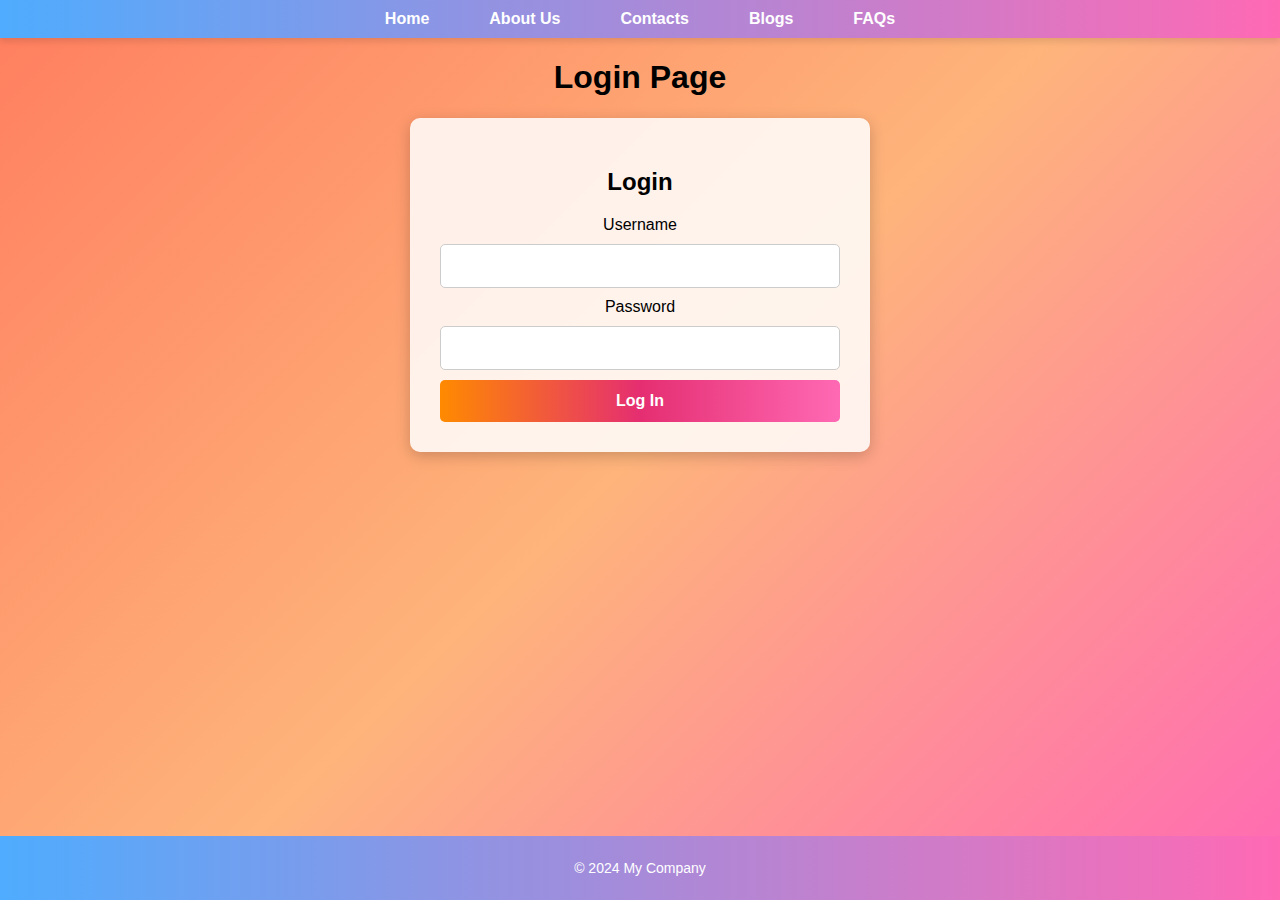
<file: index.html>
<!DOCTYPE html>
<html lang="en">
<head>
    <meta charset="UTF-8">
    <meta name="viewport" content="width=device-width, initial-scale=1.0">
    <title>Login</title>
    <link rel="stylesheet" href="style.css">
</head>
<body>
    <nav>
        <ul>
            <li><a href="index.html">Home</a></li>
            <li><a href="aboutus.html">About Us</a></li>
            <li><a href="contacts.html">Contacts</a></li>
            <li><a href="blogs.html">Blogs</a></li>
            <li><a href="faqs.html">FAQs</a></li>
        </ul>
    </nav>
    <header>
        <h1>Login Page</h1>
    </header>
    <div class="login-container">
        <form class="login-form">
            <h2>Login</h2>
            <div class="form-group">
                <label for="username">Username</label>
                <input type="text" id="username" name="username" required>
            </div>
            <div class="form-group">
                <label for="password">Password</label>
                <input type="password" id="password" name="password" required>
            </div>
            <button type="submit">Log In</button>
        </form>
    </div>
    <footer>
        <p>&copy; 2024 My Company</p>
    </footer>
    <script src="main.js"></script>
</body>
</html>
</file>
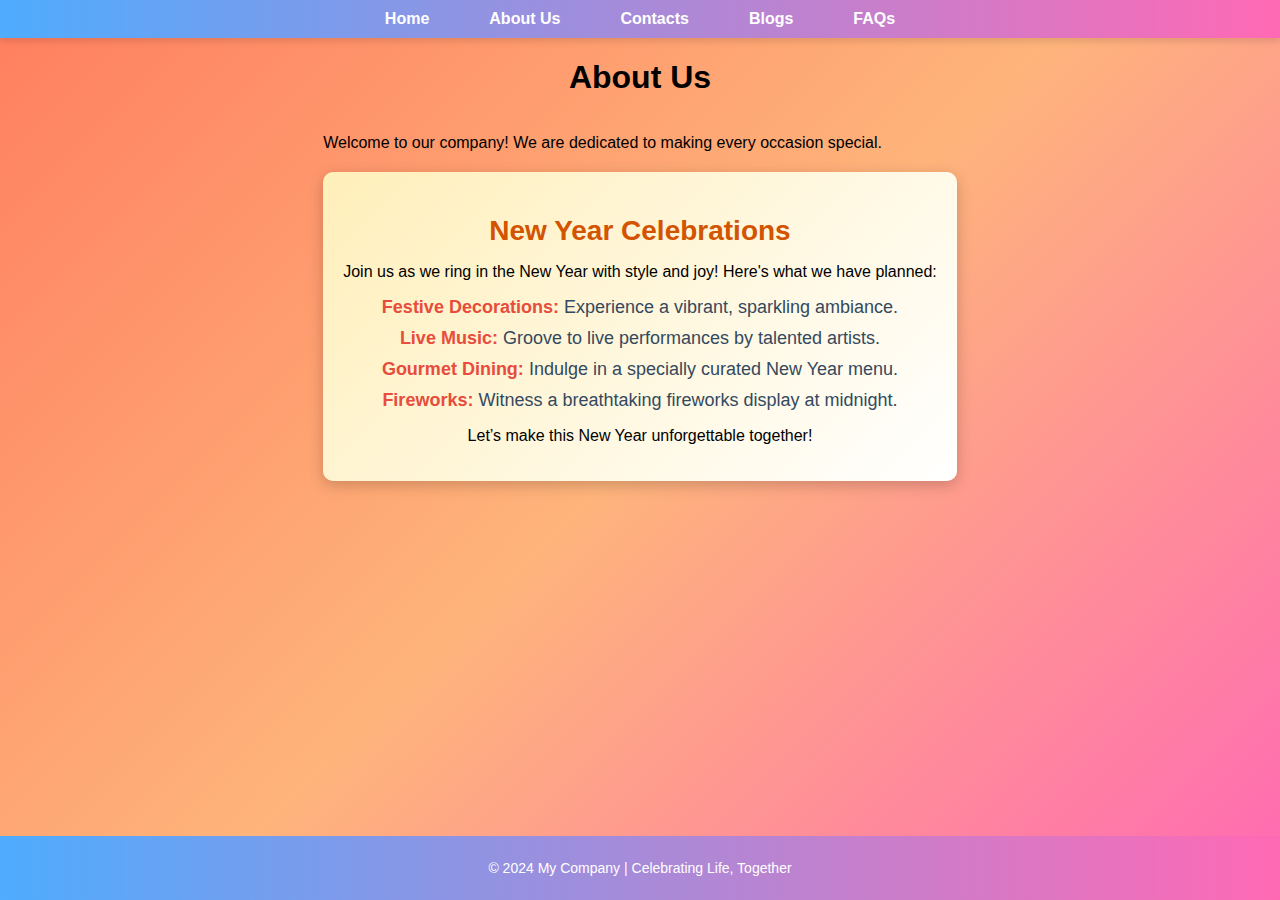
<file: aboutus.html>
<!DOCTYPE html>
<html lang="en">
<head>
    <meta charset="UTF-8">
    <meta name="viewport" content="width=device-width, initial-scale=1.0">
    <title>About Us - New Year Celebrations</title>
    <link rel="stylesheet" href="aboutus.css">
    <link rel="stylesheet" href="style.css">
</head>
<body>
    <nav>
        <ul>
            <li><a href="index.html">Home</a></li>
            <li><a href="aboutus.html">About Us</a></li>
            <li><a href="contacts.html">Contacts</a></li>
            <li><a href="blogs.html">Blogs</a></li>
            <li><a href="faqs.html">FAQs</a></li>
        </ul>
    </nav>
    <header>
        <h1>About Us</h1>
    </header>
    <main>
        <section>
            <p>Welcome to our company! We are dedicated to making every occasion special.</p>
        </section>
        <section class="new-year-celebrations">
            <h2>New Year Celebrations</h2>
            <p>Join us as we ring in the New Year with style and joy! Here's what we have planned:</p>
            <ul>
                <li><strong>Festive Decorations:</strong> Experience a vibrant, sparkling ambiance.</li>
                <li><strong>Live Music:</strong> Groove to live performances by talented artists.</li>
                <li><strong>Gourmet Dining:</strong> Indulge in a specially curated New Year menu.</li>
                <li><strong>Fireworks:</strong> Witness a breathtaking fireworks display at midnight.</li>
            </ul>
            <p>Let’s make this New Year unforgettable together!</p>
        </section>
    </main>
    <footer>
        <p>&copy; 2024 My Company | Celebrating Life, Together</p>
    </footer>
</body>
</html>
</file>
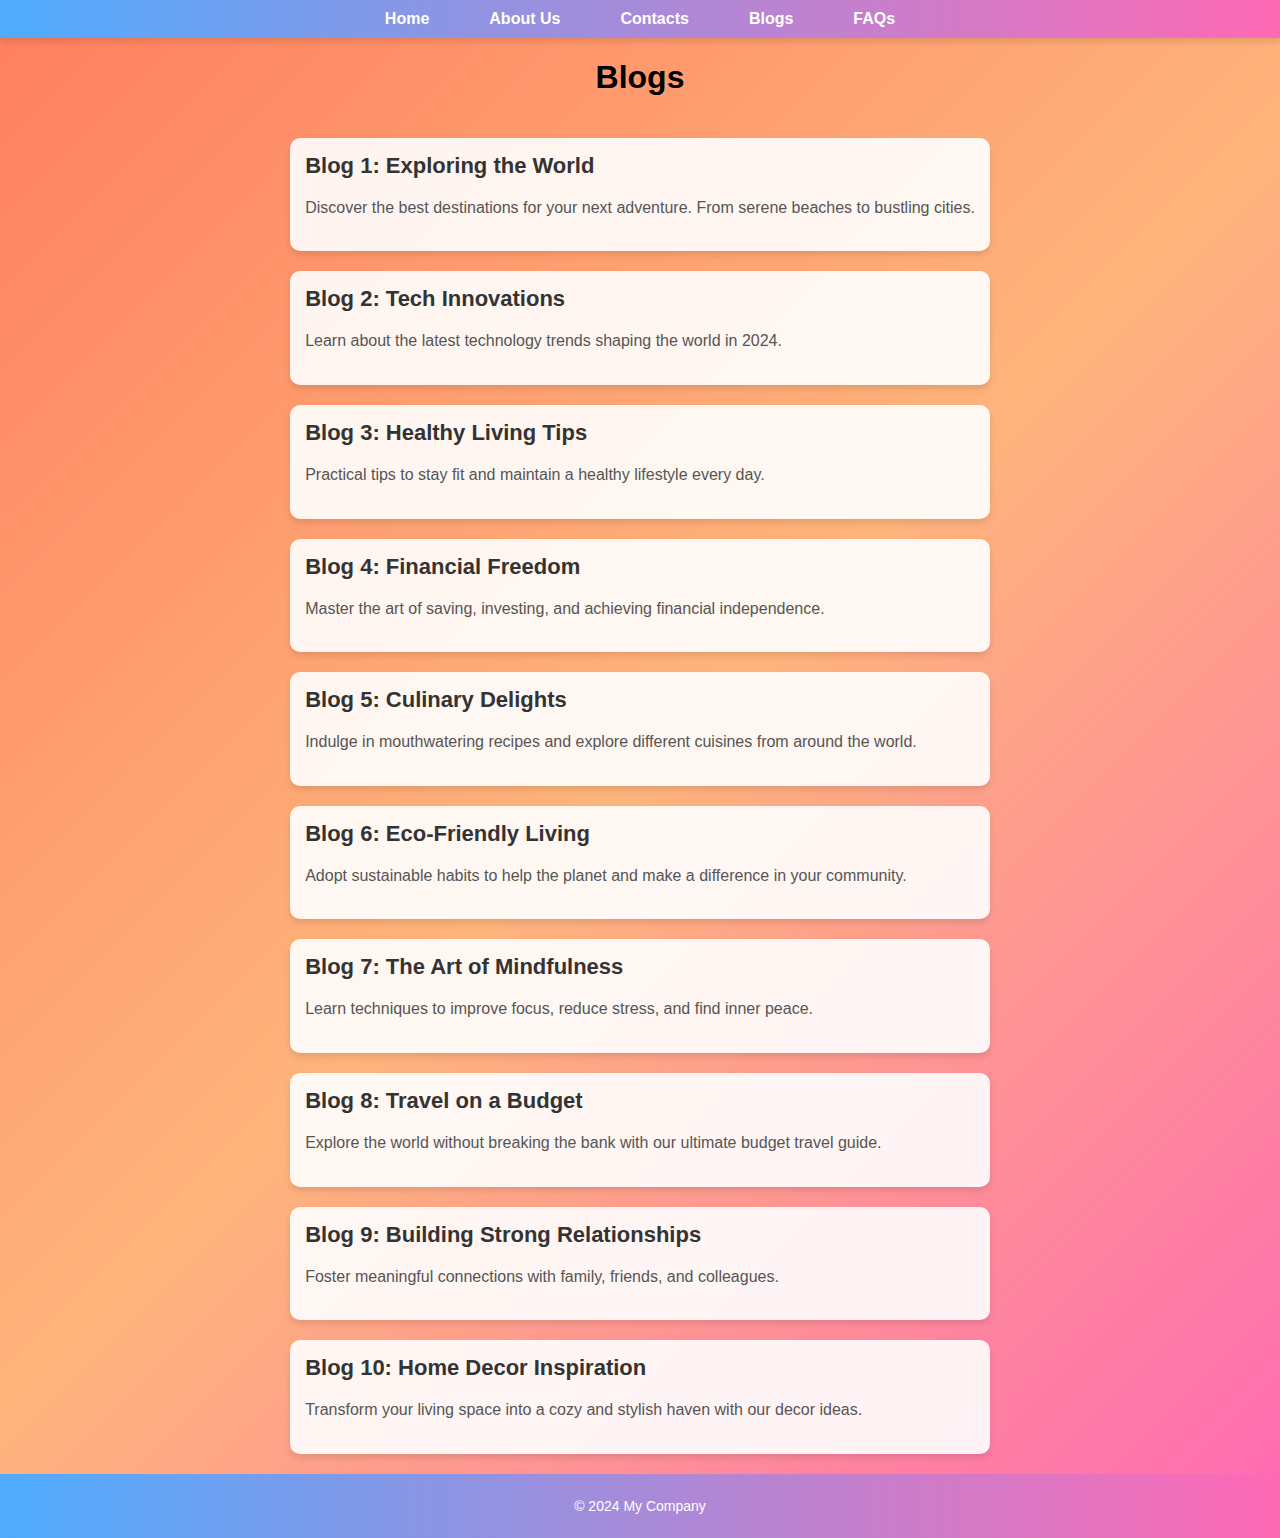
<file: blogs.html>
<!DOCTYPE html>
<html lang="en">
<head>
    <meta charset="UTF-8">
    <meta name="viewport" content="width=device-width, initial-scale=1.0">
    <title>Blogs</title>
    <link rel="stylesheet" href="style.css">
    <link rel="stylesheet" href="blogs.css">
</head>
<body>
    <nav>
        <ul>
            <li><a href="index.html">Home</a></li>
            <li><a href="aboutus.html">About Us</a></li>
            <li><a href="contacts.html">Contacts</a></li>
            <li><a href="blogs.html">Blogs</a></li>
            <li><a href="faqs.html">FAQs</a></li>
        </ul>
    </nav>
    <header>
        <h1>Blogs</h1>
    </header>
    <main>
        <section class="blogs">
            <article>
                <h2>Blog 1: Exploring the World</h2>
                <p>Discover the best destinations for your next adventure. From serene beaches to bustling cities.</p>
            </article>
            <article>
                <h2>Blog 2: Tech Innovations</h2>
                <p>Learn about the latest technology trends shaping the world in 2024.</p>
            </article>
            <article>
                <h2>Blog 3: Healthy Living Tips</h2>
                <p>Practical tips to stay fit and maintain a healthy lifestyle every day.</p>
            </article>
            <article>
                <h2>Blog 4: Financial Freedom</h2>
                <p>Master the art of saving, investing, and achieving financial independence.</p>
            </article>
            <article>
                <h2>Blog 5: Culinary Delights</h2>
                <p>Indulge in mouthwatering recipes and explore different cuisines from around the world.</p>
            </article>
            <article>
                <h2>Blog 6: Eco-Friendly Living</h2>
                <p>Adopt sustainable habits to help the planet and make a difference in your community.</p>
            </article>
            <article>
                <h2>Blog 7: The Art of Mindfulness</h2>
                <p>Learn techniques to improve focus, reduce stress, and find inner peace.</p>
            </article>
            <article>
                <h2>Blog 8: Travel on a Budget</h2>
                <p>Explore the world without breaking the bank with our ultimate budget travel guide.</p>
            </article>
            <article>
                <h2>Blog 9: Building Strong Relationships</h2>
                <p>Foster meaningful connections with family, friends, and colleagues.</p>
            </article>
            <article>
                <h2>Blog 10: Home Decor Inspiration</h2>
                <p>Transform your living space into a cozy and stylish haven with our decor ideas.</p>
            </article>
        </section>
    </main>
    <footer>
        <p>&copy; 2024 My Company</p>
    </footer>
</body>
</html>
</file>
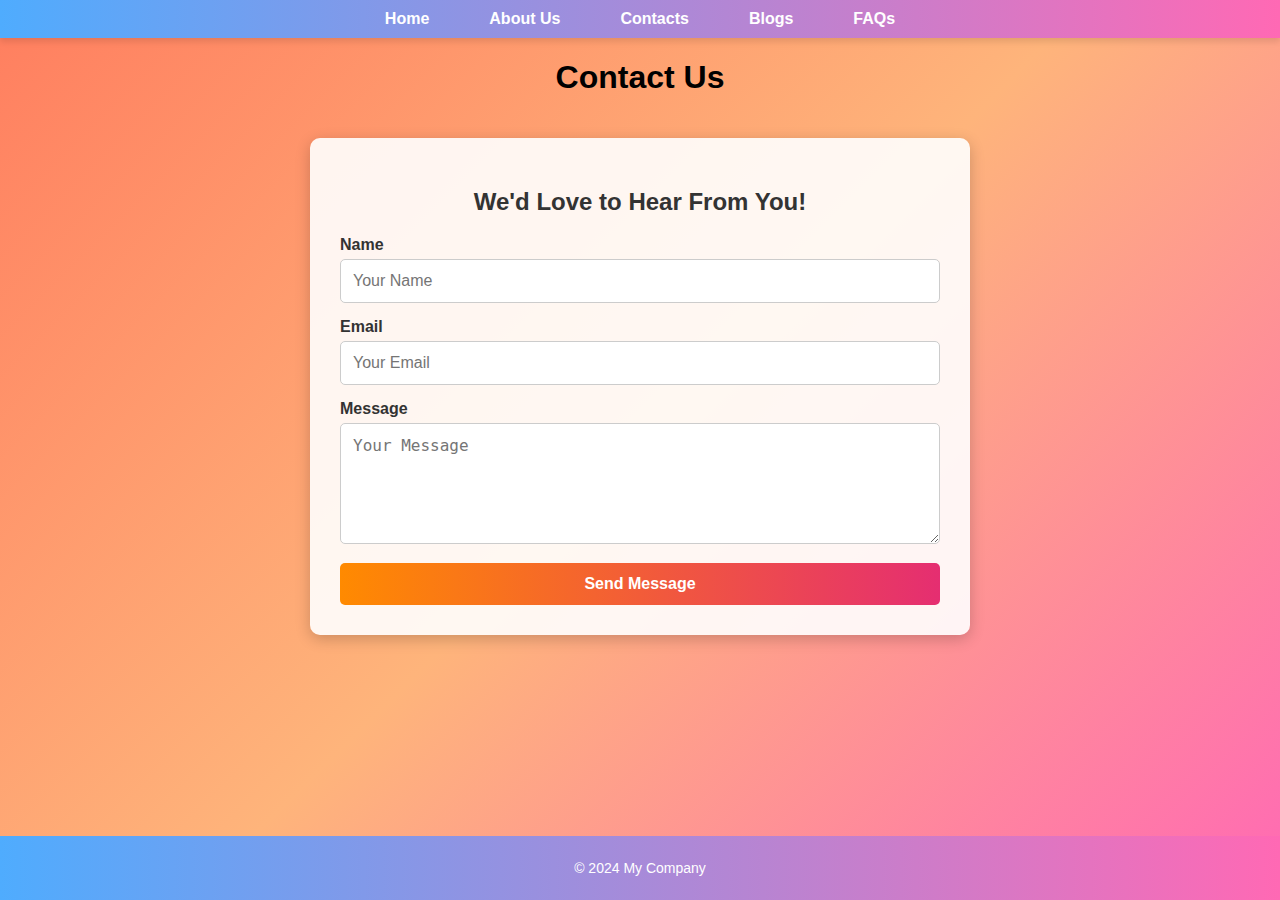
<file: contacts.html>
<!DOCTYPE html>
<html lang="en">
<head>
    <meta charset="UTF-8">
    <meta name="viewport" content="width=device-width, initial-scale=1.0">
    <title>Contact Us</title>
    <link rel="stylesheet" href="contact.css">
    <link rel="stylesheet" href="style.css">
</head>
<body>
    <nav>
        <ul>
            <li><a href="index.html">Home</a></li>
            <li><a href="aboutus.html">About Us</a></li>
            <li><a href="contacts.html">Contacts</a></li>
            <li><a href="blogs.html">Blogs</a></li>
            <li><a href="faqs.html">FAQs</a></li>
        </ul>
    </nav>
    <header>
        <h1>Contact Us</h1>
    </header>
    <main class="contact-container">
        <form class="contact-form">
            <h2>We'd Love to Hear From You!</h2>
            <div class="form-group">
                <label for="name">Name</label>
                <input type="text" id="name" name="name" placeholder="Your Name" required>
            </div>
            <div class="form-group">
                <label for="email">Email</label>
                <input type="email" id="email" name="email" placeholder="Your Email" required>
            </div>
            <div class="form-group">
                <label for="message">Message</label>
                <textarea id="message" name="message" placeholder="Your Message" rows="5" required></textarea>
            </div>
            <button type="submit">Send Message</button>
        </form>
    </main>
    <footer>
        <p>&copy; 2024 My Company</p>
    </footer>
</body>
</html>
</file>
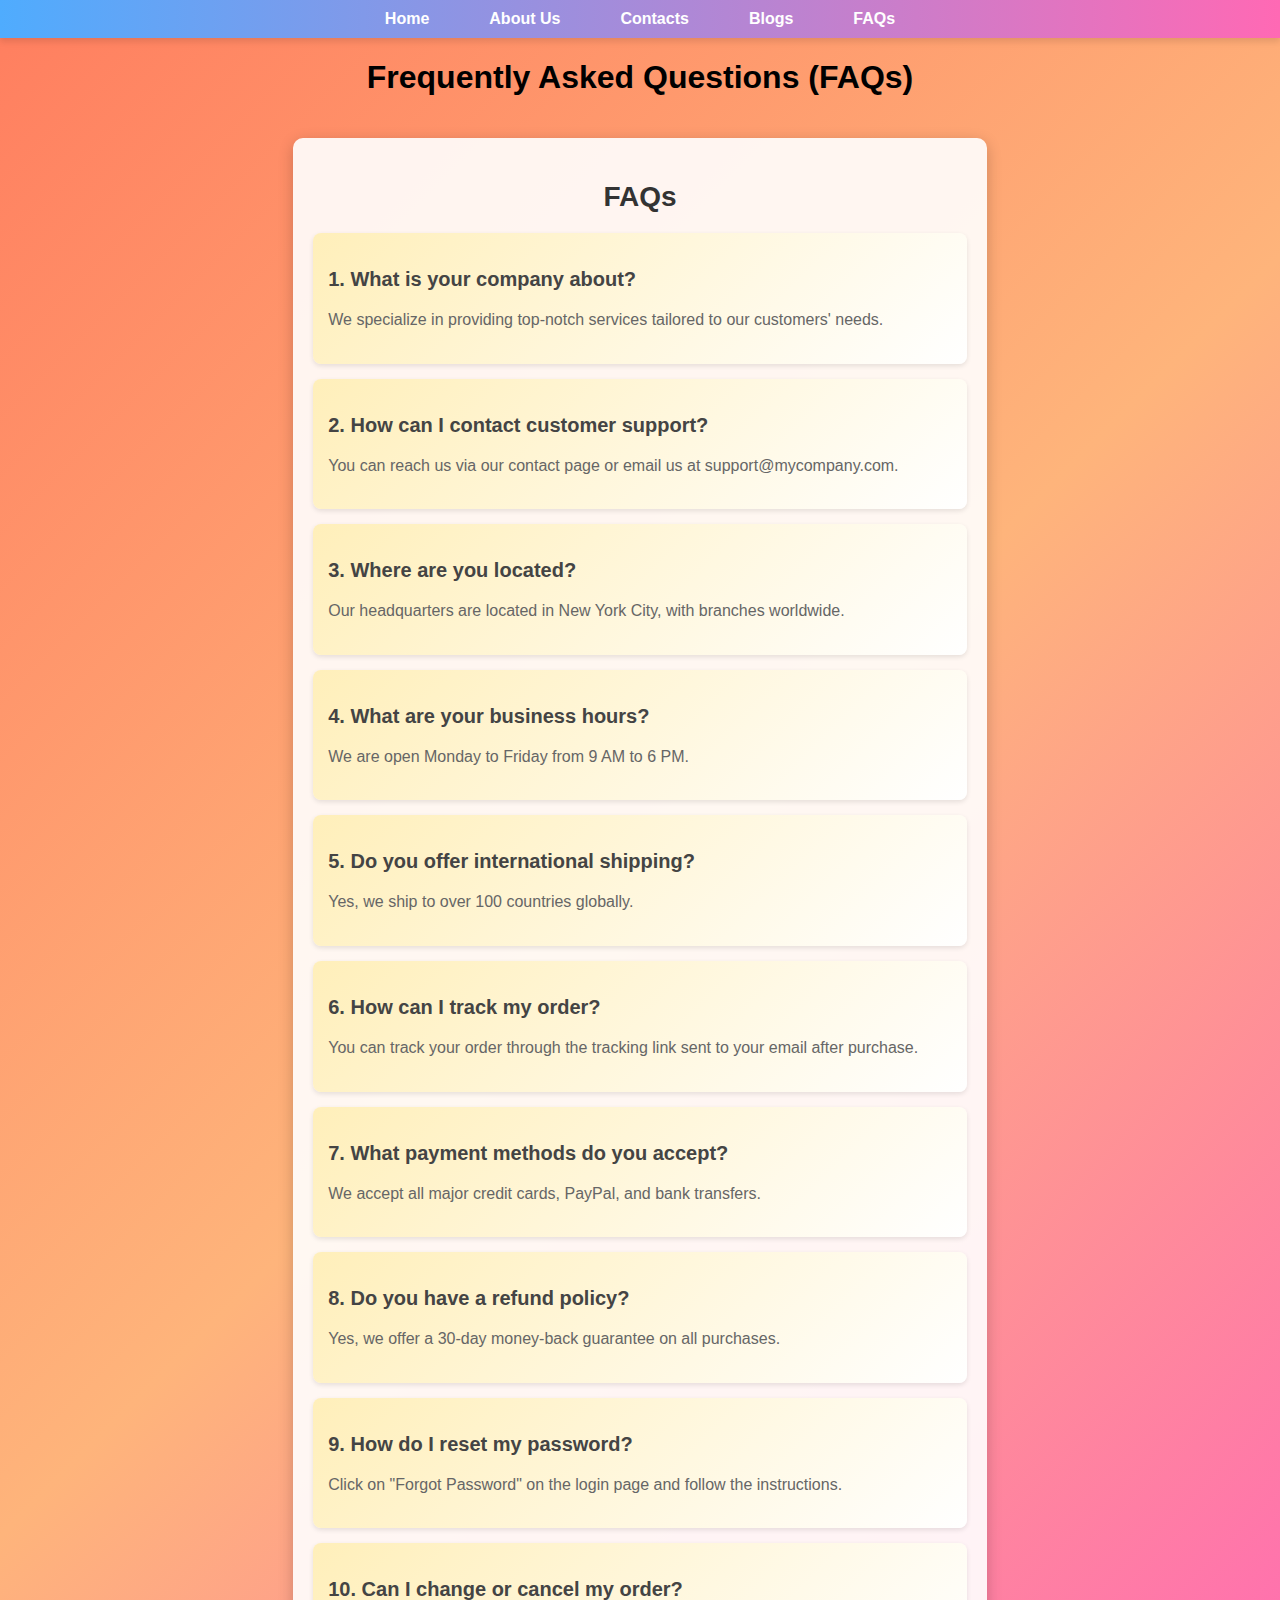
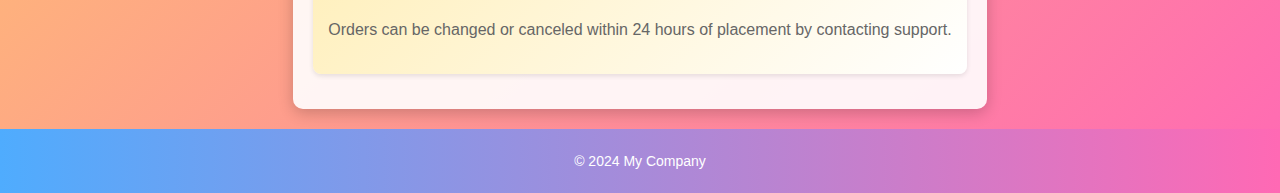
<file: faqs.html>
<!DOCTYPE html>
<html lang="en">
<head>
    <meta charset="UTF-8">
    <meta name="viewport" content="width=device-width, initial-scale=1.0">
    <title>FAQs</title>
    <link rel="stylesheet" href="style.css">
    <link rel="stylesheet" href="FAQS.CSS">

</head>
<body>
    <nav>
        <ul>
            <li><a href="index.html">Home</a></li>
            <li><a href="aboutus.html">About Us</a></li>
            <li><a href="contacts.html">Contacts</a></li>
            <li><a href="blogs.html">Blogs</a></li>
            <li><a href="faqs.html">FAQs</a></li>
        </ul>
    </nav>
    <header>
        <h1>Frequently Asked Questions (FAQs)</h1>
    </header>
    <main class="faq-container">
        <section class="faq">
            <h2>FAQs</h2>
            <div class="faq-item">
                <h3>1. What is your company about?</h3>
                <p>We specialize in providing top-notch services tailored to our customers' needs.</p>
            </div>
            <div class="faq-item">
                <h3>2. How can I contact customer support?</h3>
                <p>You can reach us via our contact page or email us at support@mycompany.com.</p>
            </div>
            <div class="faq-item">
                <h3>3. Where are you located?</h3>
                <p>Our headquarters are located in New York City, with branches worldwide.</p>
            </div>
            <div class="faq-item">
                <h3>4. What are your business hours?</h3>
                <p>We are open Monday to Friday from 9 AM to 6 PM.</p>
            </div>
            <div class="faq-item">
                <h3>5. Do you offer international shipping?</h3>
                <p>Yes, we ship to over 100 countries globally.</p>
            </div>
            <div class="faq-item">
                <h3>6. How can I track my order?</h3>
                <p>You can track your order through the tracking link sent to your email after purchase.</p>
            </div>
            <div class="faq-item">
                <h3>7. What payment methods do you accept?</h3>
                <p>We accept all major credit cards, PayPal, and bank transfers.</p>
            </div>
            <div class="faq-item">
                <h3>8. Do you have a refund policy?</h3>
                <p>Yes, we offer a 30-day money-back guarantee on all purchases.</p>
            </div>
            <div class="faq-item">
                <h3>9. How do I reset my password?</h3>
                <p>Click on "Forgot Password" on the login page and follow the instructions.</p>
            </div>
            <div class="faq-item">
                <h3>10. Can I change or cancel my order?</h3>
                <p>Orders can be changed or canceled within 24 hours of placement by contacting support.</p>
            </div>
        </section>
    </main>
    <footer>
        <p>&copy; 2024 My Company</p>
    </footer>
</body>
</html>
</file>
<file: style.css>
/* General Styles */
body {
    margin: 0;
    padding: 0;
    font-family: Arial, sans-serif;
    min-height: 100vh;
    display: flex;
    flex-direction: column;
    justify-content: center;
    align-items: center;
    background: linear-gradient(135deg, #ff7e5f, #feb47b, #ff69b4); /* Gradient background with pink */
    animation: backgroundAnimation 10s infinite alternate;
}

@keyframes backgroundAnimation {
    0% {
        background: linear-gradient(135deg, #ff7e5f, #feb47b, #ff69b4);
    }
    50% {
        background: linear-gradient(135deg, #6a11cb, #2575fc, #ff69b4);
    }
    100% {
        background: linear-gradient(135deg, #ff7e5f, #feb47b, #ff69b4);
    }
}

/* Navigation Bar */
nav {
    width: 100%;
    background: linear-gradient(90deg, #4facfe, #ff69b4); /* Added pink */
    box-shadow: 0 4px 6px rgba(0, 0, 0, 0.1);
    animation: navSlideIn 1s ease-out;
}

@keyframes navSlideIn {
    from {
        transform: translateY(-100%);
        opacity: 0;
    }
    to {
        transform: translateY(0);
        opacity: 1;
    }
}

nav ul {
    list-style: none;
    margin: 0;
    padding: 0;
    display: flex;
    justify-content: center;
}

nav ul li {
    margin: 0 15px;
}

nav ul li a {
    text-decoration: none;
    color: #fff;
    font-weight: bold;
    padding: 10px 15px;
    display: block;
    transition: background 0.3s ease;
    animation: linkFadeIn 1s ease-in;
}

@keyframes linkFadeIn {
    from {
        opacity: 0;
    }
    to {
        opacity: 1;
    }
}

nav ul li a:hover {
    background: rgba(255, 255, 255, 0.2);
    border-radius: 5px;
}

/* Container for the login form */
.login-container {
    background: rgba(255, 255, 255, 0.85); /* Slightly transparent white */
    padding: 30px;
    border-radius: 10px;
    box-shadow: 0 4px 15px rgba(0, 0, 0, 0.2);
    width: 100%;
    max-width: 400px;
    text-align: center;
    animation: formPopIn 0.8s ease-out;
}

@keyframes formPopIn {
    from {
        transform: scale(0.8);
        opacity: 0;
    }
    to {
        transform: scale(1);
        opacity: 1;
    }
}

/* Form Title */
.login-container h1 {
    margin-bottom: 20px;
    font-size: 24px;
    color: #333;
}

/* Input Fields */
.login-container input[type="text"],
.login-container input[type="password"] {
    width: 100%;
    padding: 12px;
    margin: 10px 0;
    border: 1px solid #ccc;
    border-radius: 5px;
    font-size: 16px;
    box-sizing: border-box;
}

/* Submit Button */
.login-container button {
    width: 100%;
    padding: 12px;
    background: linear-gradient(90deg, #ff8a00, #e52e71, #ff69b4); /* Button gradient with pink */
    border: none;
    border-radius: 5px;
    color: #fff;
    font-size: 16px;
    font-weight: bold;
    cursor: pointer;
    transition: background 0.3s ease;
    animation: buttonBounce 2s infinite;
}

@keyframes buttonBounce {
    0%, 100% {
        transform: translateY(0);
    }
    50% {
        transform: translateY(-5px);
    }
}

.login-container button:hover {
    background: linear-gradient(90deg, #e52e71, #ff8a00, #ff69b4); /* Hover effect */
}

/* Additional Styling */
.login-container a {
    color: #ff69b4; /* Pink color */
    text-decoration: none;
    font-size: 14px;
}

.login-container a:hover {
    text-decoration: underline;
}

/* Footer */
footer {
    margin-top: auto;
    width: 100%;
    background: linear-gradient(90deg, #4facfe, #ff69b4); /* Added pink */
    text-align: center;
    padding: 10px 0;
    color: #fff;
    font-size: 14px;
    animation: footerFadeIn 1s ease-in;
}

@keyframes footerFadeIn {
    from {
        opacity: 0;
    }
    to {
        opacity: 1;
    }
}
</file>
<file: aboutus.css>
/* New Year Celebrations Section */
.new-year-celebrations {
    background: linear-gradient(135deg, #ffefba, #ffffff);
    padding: 20px;
    border-radius: 10px;
    box-shadow: 0 4px 15px rgba(0, 0, 0, 0.2);
    margin: 20px auto;
    max-width: 800px;
    text-align: center;
}

.new-year-celebrations h2 {
    color: #d35400;
    margin-bottom: 15px;
    font-size: 28px;
}

.new-year-celebrations ul {
    list-style: none;
    padding: 0;
}

.new-year-celebrations ul li {
    margin: 10px 0;
    font-size: 18px;
    color: #34495e;
}

.new-year-celebrations ul li strong {
    color: #e74c3c;
}

/* Festive Footer */
footer {
    margin-top: auto;
    background: linear-gradient(90deg, #ff6a00, #ee0979);
    color: #fff;
    padding: 15px 0;
    font-size: 16px;
    text-align: center;
}
</file>
<file: blogs.css>
/* Blog Section */
.blogs {
    max-width: 800px;
    margin: 20px auto;
    padding: 0 20px;
}

.blogs article {
    background: rgba(255, 255, 255, 0.9);
    margin-bottom: 20px;
    padding: 15px;
    border-radius: 10px;
    box-shadow: 0 4px 6px rgba(0, 0, 0, 0.1);
}

.blogs article h2 {
    margin: 0 0 10px;
    color: #333;
    font-size: 22px;
}

.blogs article p {
    color: #555;
    line-height: 1.6;
}
</file>
<file: contact.css>
/* Contact Form Container */
.contact-container {
    background: rgba(255, 255, 255, 0.9); /* Slightly transparent white */
    padding: 30px;
    border-radius: 10px;
    box-shadow: 0 4px 15px rgba(0, 0, 0, 0.2);
    width: 100%;
    max-width: 600px;
    margin: 20px auto;
    text-align: center;
}

/* Contact Form Title */
.contact-form h2 {
    color: #333;
    margin-bottom: 20px;
}

/* Form Groups */
.form-group {
    margin-bottom: 15px;
    text-align: left;
}

.form-group label {
    display: block;
    font-weight: bold;
    margin-bottom: 5px;
    color: #333;
}

.form-group input,
.form-group textarea {
    width: 100%;
    padding: 12px;
    border: 1px solid #ccc;
    border-radius: 5px;
    font-size: 16px;
    box-sizing: border-box;
}

/* Submit Button */
.contact-form button {
    width: 100%;
    padding: 12px;
    background: linear-gradient(90deg, #ff8a00, #e52e71); /* Button gradient */
    border: none;
    border-radius: 5px;
    color: #fff;
    font-size: 16px;
    font-weight: bold;
    cursor: pointer;
    transition: background 0.3s ease;
}

.contact-form button:hover {
    background: linear-gradient(90deg, #e52e71, #ff8a00); /* Hover effect */
}
</file>
<file: FAQS.CSS>
/* FAQ Page */
.faq-container {
    max-width: 800px;
    margin: 20px auto;
    padding: 20px;
    background: rgba(255, 255, 255, 0.9);
    border-radius: 10px;
    box-shadow: 0 4px 15px rgba(0, 0, 0, 0.2);
}

.faq h2 {
    text-align: center;
    color: #333;
    margin-bottom: 20px;
    font-size: 28px;
}

.faq-item {
    margin-bottom: 15px;
    padding: 15px;
    border-radius: 8px;
    background: linear-gradient(135deg, #ffefba, #ffffff);
    box-shadow: 0 2px 5px rgba(0, 0, 0, 0.1);
}

.faq-item h3 {
    color: #444;
    margin-bottom: 5px;
    font-size: 20px;
}

.faq-item p {
    color: #666;
    line-height: 1.6;
    font-size: 16px;
}
</file>
